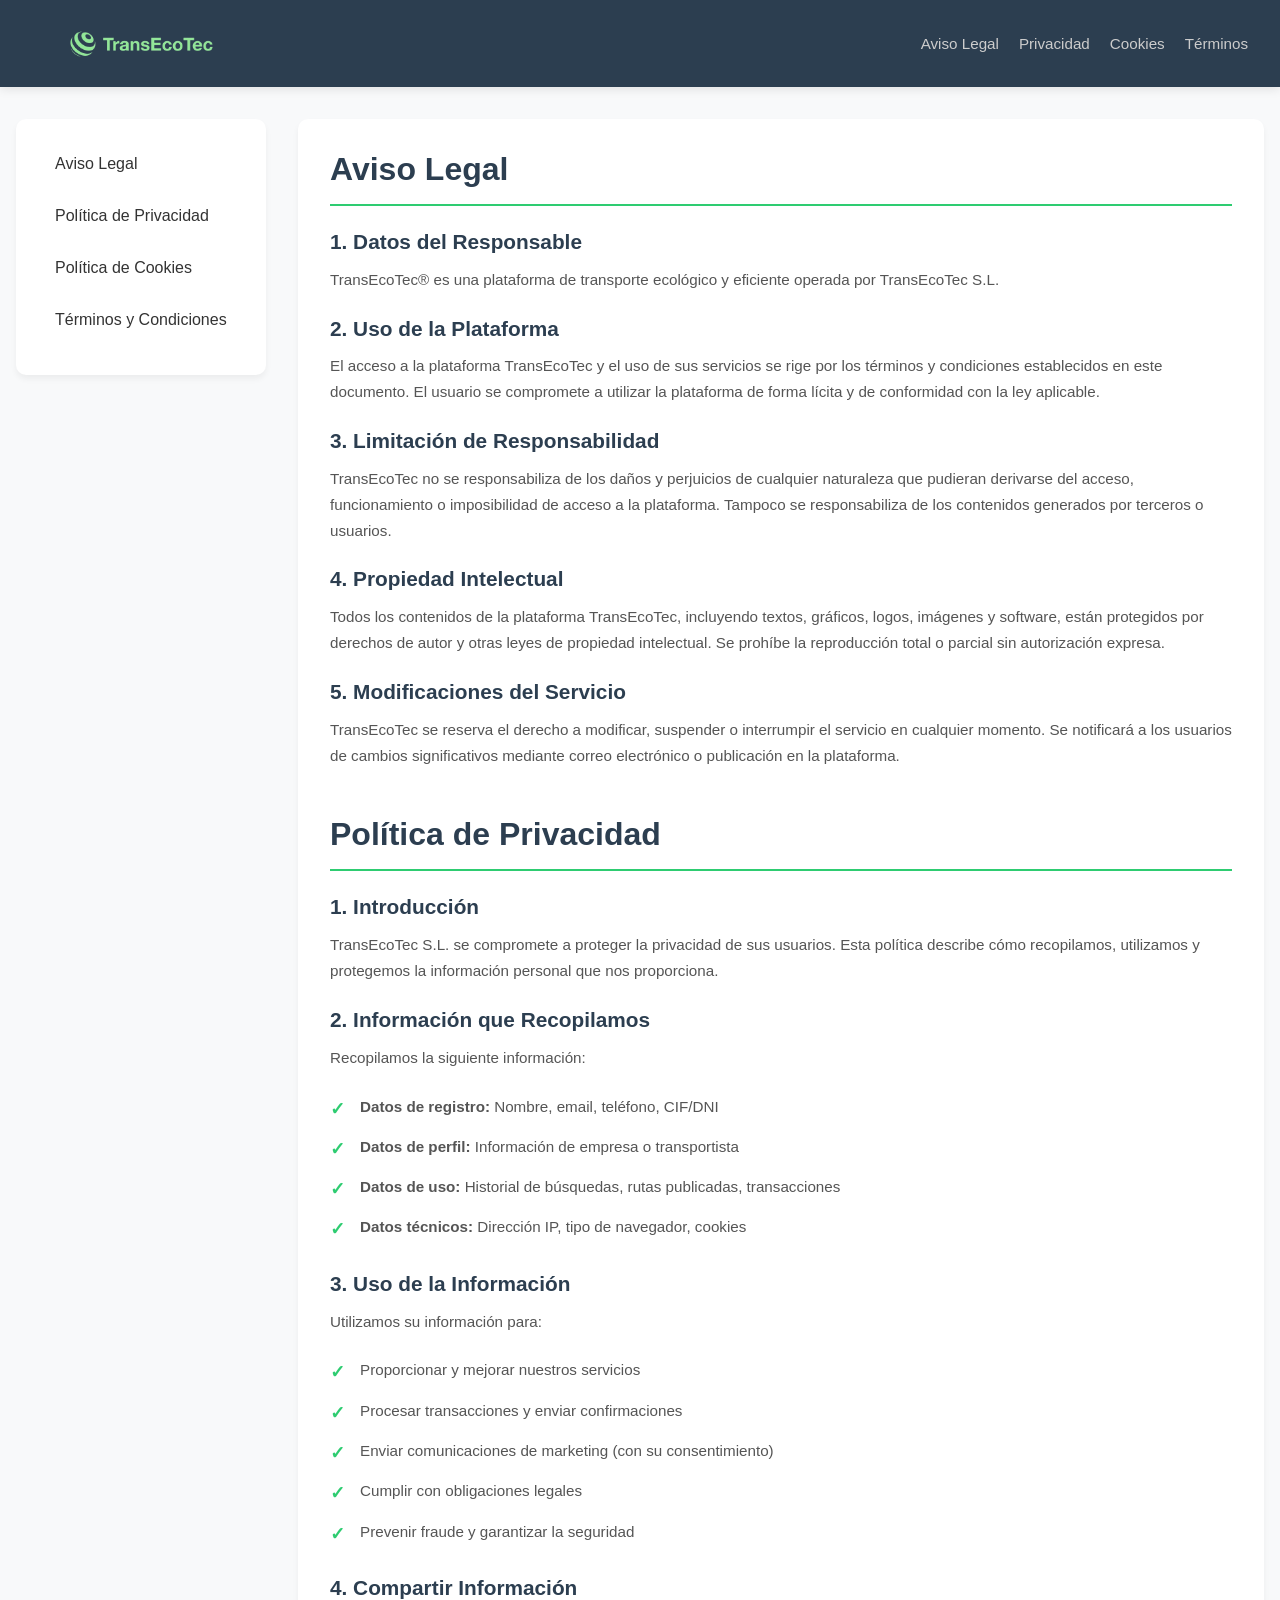
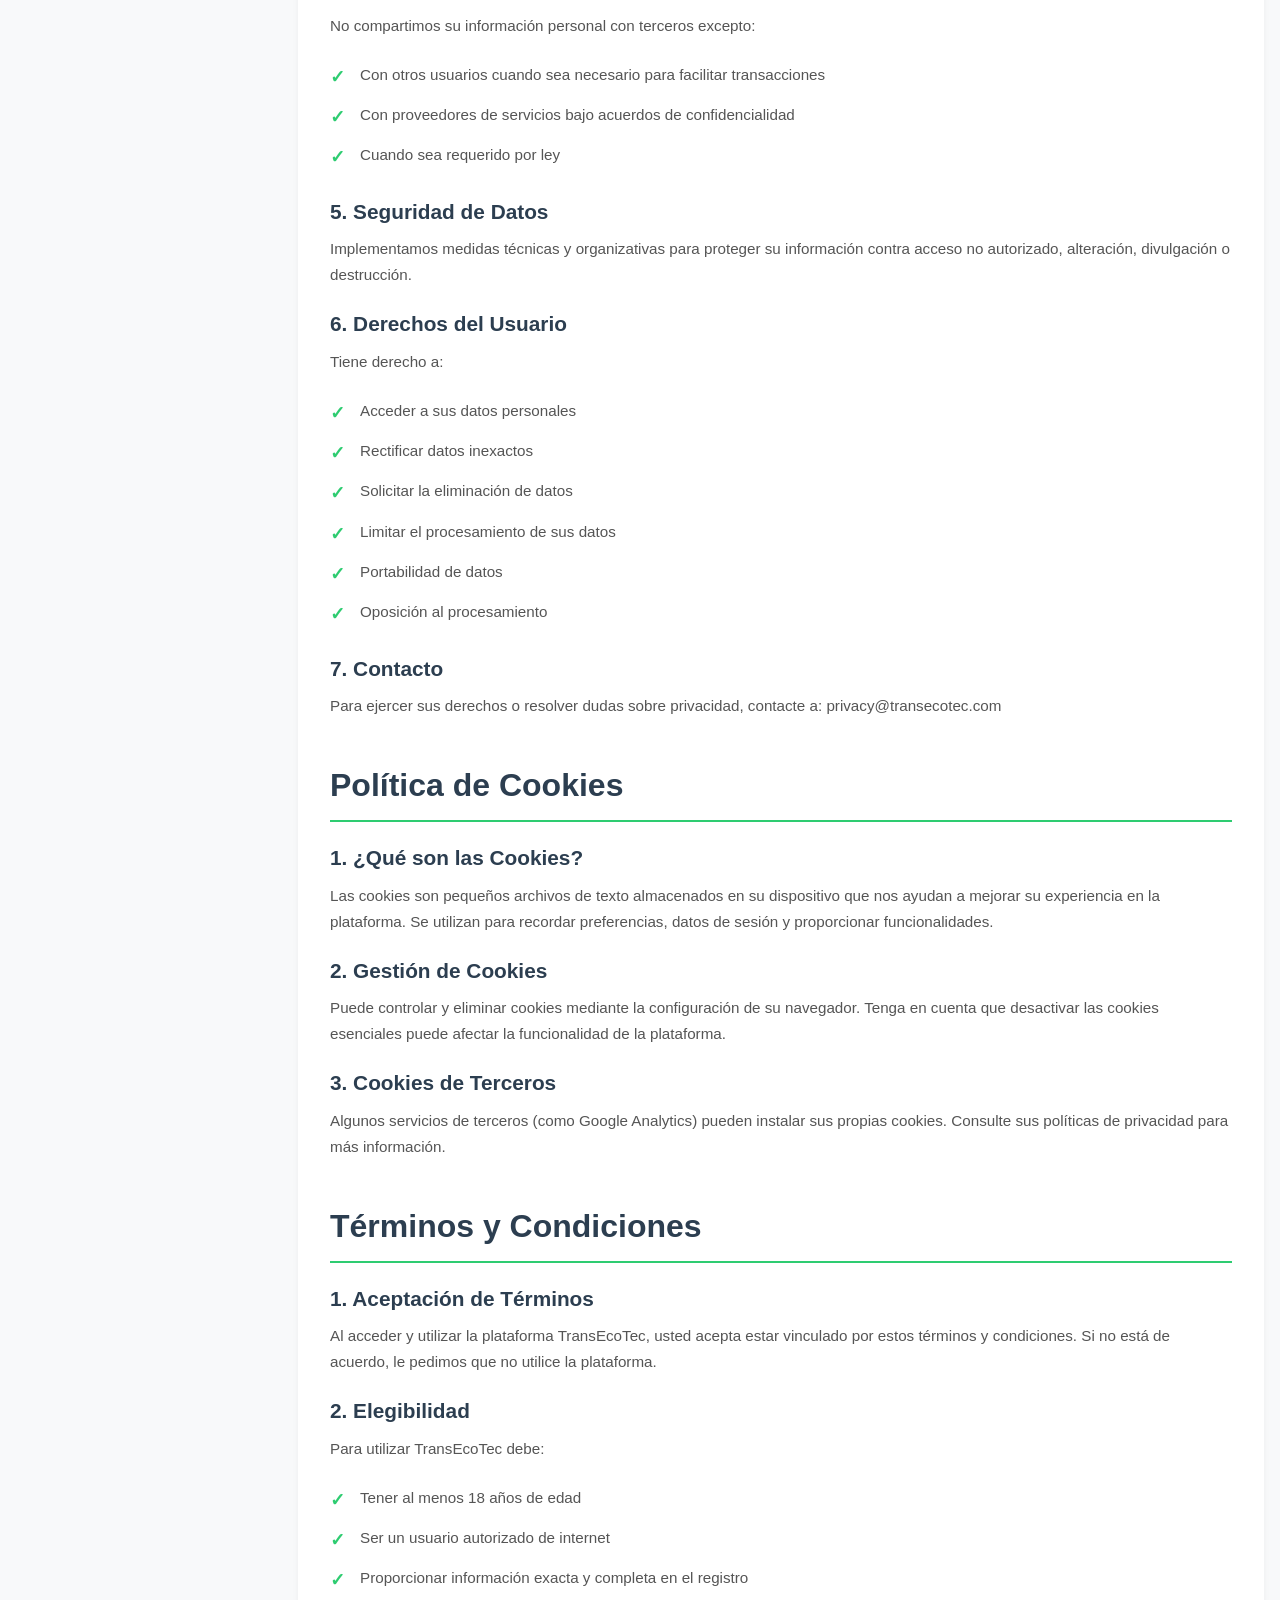
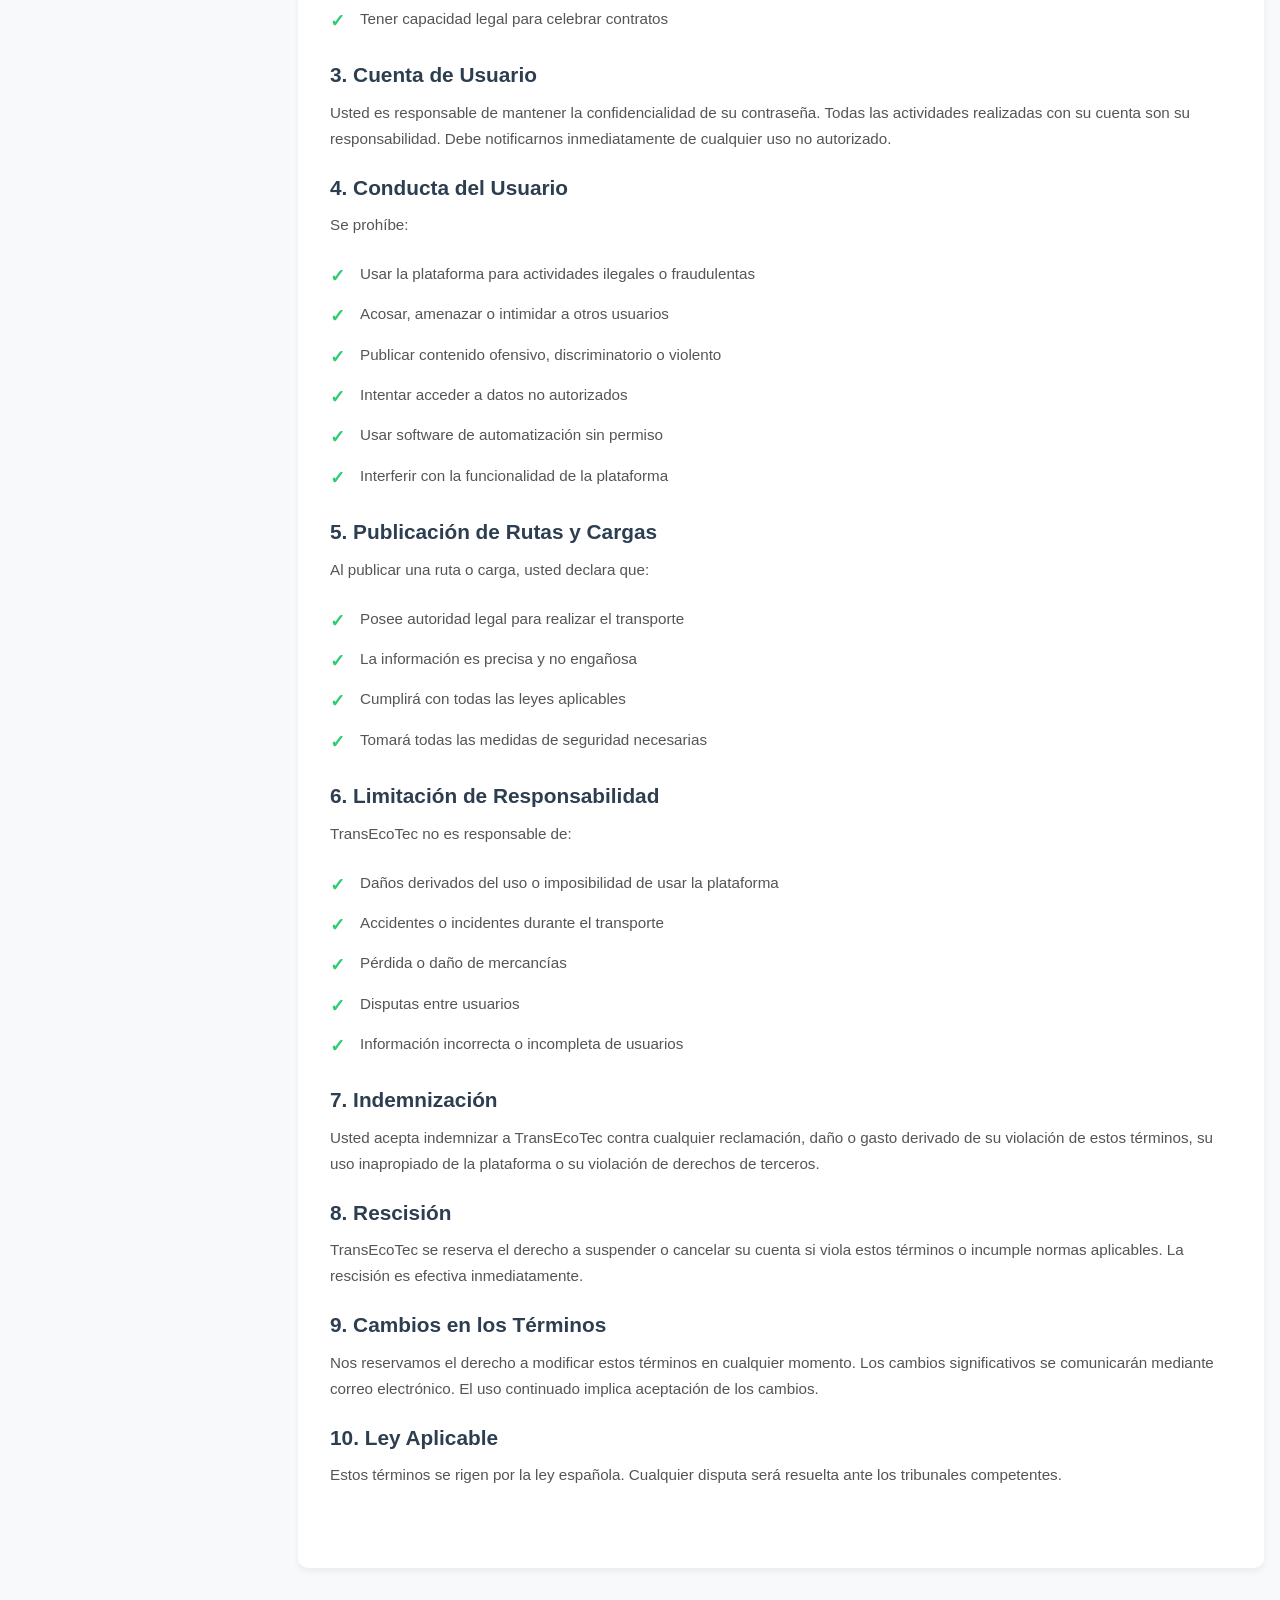
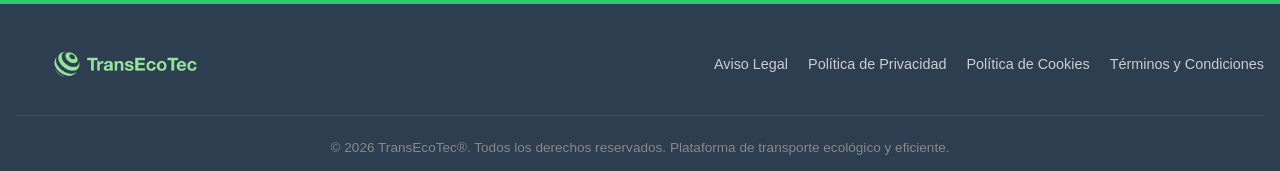
<file: legal.html>
<!DOCTYPE html>
<html lang="es">
<head>
    <meta charset="UTF-8">
    <meta name="viewport" content="width=device-width, initial-scale=1.0">
    <title>TransEcoTec - Información Legal</title>

    <link rel="icon" type="image/png" href="images/favicon.png">

    <link rel="stylesheet" href="css/styles.css">
    <link rel="stylesheet" href="https://cdnjs.cloudflare.com/ajax/libs/font-awesome/6.0.0/css/all.min.css">
</head>
<body>
    <nav class="navbar-legal">
        <a href="dashboard.html" class="navbar-brand">
            <img src="images/transecotecRlogo.png" alt="TransEcoTec Logo" class="logo-img">
        </a>
        <div class="navbar-legal-links">
            <a href="#aviso-legal">Aviso Legal</a>
            <a href="#privacidad">Privacidad</a>
            <a href="#cookies">Cookies</a>
            <a href="#terminos">Términos</a>
        </div>
    </nav>

    <div class="legal-container">
        <aside class="legal-sidebar">
            <ul class="legal-menu">
                <li><a href="#aviso-legal"> Aviso Legal</a></li>
                <li><a href="#privacidad"> Política de Privacidad</a></li>
                <li><a href="#cookies"> Política de Cookies</a></li>
                <li><a href="#terminos"> Términos y Condiciones</a></li>
            </ul>
        </aside>

        <main class="legal-content">
            <!-- AVISO LEGAL -->
            <section id="aviso-legal" class="legal-section">
                <h1>Aviso Legal</h1>

                <h2>1. Datos del Responsable</h2>
                <p>
                    TransEcoTec&reg; es una plataforma de transporte ecológico y eficiente operada por TransEcoTec S.L.
                </p>

                <h2>2. Uso de la Plataforma</h2>
                <p>
                    El acceso a la plataforma TransEcoTec y el uso de sus servicios se rige por los términos y condiciones establecidos en este documento.
                    El usuario se compromete a utilizar la plataforma de forma lícita y de conformidad con la ley aplicable.
                </p>

                <h2>3. Limitación de Responsabilidad</h2>
                <p>
                    TransEcoTec no se responsabiliza de los daños y perjuicios de cualquier naturaleza que pudieran derivarse del acceso,
                    funcionamiento o imposibilidad de acceso a la plataforma. Tampoco se responsabiliza de los contenidos generados por terceros o usuarios.
                </p>

                <h2>4. Propiedad Intelectual</h2>
                <p>
                    Todos los contenidos de la plataforma TransEcoTec, incluyendo textos, gráficos, logos, imágenes y software,
                    están protegidos por derechos de autor y otras leyes de propiedad intelectual.
                    Se prohíbe la reproducción total o parcial sin autorización expresa.
                </p>

                <h2>5. Modificaciones del Servicio</h2>
                <p>
                    TransEcoTec se reserva el derecho a modificar, suspender o interrumpir el servicio en cualquier momento.
                    Se notificará a los usuarios de cambios significativos mediante correo electrónico o publicación en la plataforma.
                </p>
            </section>

            <!-- POLÍTICA DE PRIVACIDAD -->
            <section id="privacidad" class="legal-section">
                <h1>Política de Privacidad</h1>

                <h2>1. Introducción</h2>
                <p>
                    TransEcoTec S.L. se compromete a proteger la privacidad de sus usuarios. Esta política describe cómo recopilamos,
                    utilizamos y protegemos la información personal que nos proporciona.
                </p>

                <h2>2. Información que Recopilamos</h2>
                <p>Recopilamos la siguiente información:</p>
                <ul class="legal-list">
                    <li><strong>Datos de registro:</strong> Nombre, email, teléfono, CIF/DNI</li>
                    <li><strong>Datos de perfil:</strong> Información de empresa o transportista</li>
                    <li><strong>Datos de uso:</strong> Historial de búsquedas, rutas publicadas, transacciones</li>
                    <li><strong>Datos técnicos:</strong> Dirección IP, tipo de navegador, cookies</li>
                </ul>

                <h2>3. Uso de la Información</h2>
                <p>
                    Utilizamos su información para:
                </p>
                <ul class="legal-list">
                    <li>Proporcionar y mejorar nuestros servicios</li>
                    <li>Procesar transacciones y enviar confirmaciones</li>
                    <li>Enviar comunicaciones de marketing (con su consentimiento)</li>
                    <li>Cumplir con obligaciones legales</li>
                    <li>Prevenir fraude y garantizar la seguridad</li>
                </ul>

                <h2>4. Compartir Información</h2>
                <p>
                    No compartimos su información personal con terceros excepto:
                </p>
                <ul class="legal-list">
                    <li>Con otros usuarios cuando sea necesario para facilitar transacciones</li>
                    <li>Con proveedores de servicios bajo acuerdos de confidencialidad</li>
                    <li>Cuando sea requerido por ley</li>
                </ul>

                <h2>5. Seguridad de Datos</h2>
                <p>
                    Implementamos medidas técnicas y organizativas para proteger su información contra acceso no autorizado,
                    alteración, divulgación o destrucción.
                </p>

                <h2>6. Derechos del Usuario</h2>
                <p>
                    Tiene derecho a:
                </p>
                <ul class="legal-list">
                    <li>Acceder a sus datos personales</li>
                    <li>Rectificar datos inexactos</li>
                    <li>Solicitar la eliminación de datos</li>
                    <li>Limitar el procesamiento de sus datos</li>
                    <li>Portabilidad de datos</li>
                    <li>Oposición al procesamiento</li>
                </ul>

                <h2>7. Contacto</h2>
                <p>
                    Para ejercer sus derechos o resolver dudas sobre privacidad, contacte a: privacy@transecotec.com
                </p>
            </section>

            <!-- POLÍTICA DE COOKIES -->
            <section id="cookies" class="legal-section">
                <h1>Política de Cookies</h1>

                <h2>1. ¿Qué son las Cookies?</h2>
                <p>
                    Las cookies son pequeños archivos de texto almacenados en su dispositivo que nos ayudan a mejorar su experiencia
                    en la plataforma. Se utilizan para recordar preferencias, datos de sesión y proporcionar funcionalidades.
                </p>

                <h2>2. Gestión de Cookies</h2>
                <p>
                    Puede controlar y eliminar cookies mediante la configuración de su navegador.
                    Tenga en cuenta que desactivar las cookies esenciales puede afectar la funcionalidad de la plataforma.
                </p>

                <h2>3. Cookies de Terceros</h2>
                <p>
                    Algunos servicios de terceros (como Google Analytics) pueden instalar sus propias cookies.
                    Consulte sus políticas de privacidad para más información.
                </p>
            </section>

            <!-- TÉRMINOS Y CONDICIONES -->
            <section id="terminos" class="legal-section">
                <h1>Términos y Condiciones</h1>

                <h2>1. Aceptación de Términos</h2>
                <p>
                    Al acceder y utilizar la plataforma TransEcoTec, usted acepta estar vinculado por estos términos y condiciones.
                    Si no está de acuerdo, le pedimos que no utilice la plataforma.
                </p>

                <h2>2. Elegibilidad</h2>
                <p>
                    Para utilizar TransEcoTec debe:
                </p>
                <ul class="legal-list">
                    <li>Tener al menos 18 años de edad</li>
                    <li>Ser un usuario autorizado de internet</li>
                    <li>Proporcionar información exacta y completa en el registro</li>
                    <li>Tener capacidad legal para celebrar contratos</li>
                </ul>

                <h2>3. Cuenta de Usuario</h2>
                <p>
                    Usted es responsable de mantener la confidencialidad de su contraseña.
                    Todas las actividades realizadas con su cuenta son su responsabilidad.
                    Debe notificarnos inmediatamente de cualquier uso no autorizado.
                </p>

                <h2>4. Conducta del Usuario</h2>
                <p>
                    Se prohíbe:
                </p>
                <ul class="legal-list">
                    <li>Usar la plataforma para actividades ilegales o fraudulentas</li>
                    <li>Acosar, amenazar o intimidar a otros usuarios</li>
                    <li>Publicar contenido ofensivo, discriminatorio o violento</li>
                    <li>Intentar acceder a datos no autorizados</li>
                    <li>Usar software de automatización sin permiso</li>
                    <li>Interferir con la funcionalidad de la plataforma</li>
                </ul>

                <h2>5. Publicación de Rutas y Cargas</h2>
                <p>
                    Al publicar una ruta o carga, usted declara que:
                </p>
                <ul class="legal-list">
                    <li>Posee autoridad legal para realizar el transporte</li>
                    <li>La información es precisa y no engañosa</li>
                    <li>Cumplirá con todas las leyes aplicables</li>
                    <li>Tomará todas las medidas de seguridad necesarias</li>
                </ul>

                <h2>6. Limitación de Responsabilidad</h2>
                <p>
                    TransEcoTec no es responsable de:
                </p>
                <ul class="legal-list">
                    <li>Daños derivados del uso o imposibilidad de usar la plataforma</li>
                    <li>Accidentes o incidentes durante el transporte</li>
                    <li>Pérdida o daño de mercancías</li>
                    <li>Disputas entre usuarios</li>
                    <li>Información incorrecta o incompleta de usuarios</li>
                </ul>

                <h2>7. Indemnización</h2>
                <p>
                    Usted acepta indemnizar a TransEcoTec contra cualquier reclamación, daño o gasto derivado de su violación
                    de estos términos, su uso inapropiado de la plataforma o su violación de derechos de terceros.
                </p>

                <h2>8. Rescisión</h2>
                <p>
                    TransEcoTec se reserva el derecho a suspender o cancelar su cuenta si viola estos términos o incumple normas aplicables.
                    La rescisión es efectiva inmediatamente.
                </p>

                <h2>9. Cambios en los Términos</h2>
                <p>
                    Nos reservamos el derecho a modificar estos términos en cualquier momento.
                    Los cambios significativos se comunicarán mediante correo electrónico.
                    El uso continuado implica aceptación de los cambios.
                </p>

                <h2>10. Ley Aplicable</h2>
                <p>
                    Estos términos se rigen por la ley española.
                    Cualquier disputa será resuelta ante los tribunales competentes.
                </p>
            </section>
        </main>
    </div>

    <footer class="site-footer">
        <div class="footer-content">
            <div class="footer-logo">
                <img src="images/transecotecRlogo.png" alt="TransEcoTec Logo" class="logo-img">
            </div>
            <div class="footer-links">
                <a href="legal.html#aviso-legal">Aviso Legal</a>
                <a href="legal.html#privacidad">Política de Privacidad</a>
                <a href="legal.html#cookies">Política de Cookies</a>
                <a href="legal.html#terminos">Términos y Condiciones</a>
            </div>
        </div>
        <div class="footer-bottom">
            <p>&copy; 2026 TransEcoTec&reg;. Todos los derechos reservados. Plataforma de transporte ecológico y eficiente.</p>
        </div>
    </footer>
</body>
</html>
</file>
<file: css/styles.css>
/* Variables de color para mantener la coherencia */
:root {
    --primary-green: #2ecc71;
    --dark-blue: #2c3e50;
    --light-bg: #f8f9fa;
    --text-color: #333;
    --border-color: #e1e5eb;
}

* {
    margin: 0;
    padding: 0;
    box-sizing: border-box;
    font-family: 'Segoe UI', Tahoma, Geneva, Verdana, sans-serif;
}

/* --- SOLUCIÓN DEL FOOTER Y EL HUECO BLANCO (DVH) --- */
html {
    height: 100%;
    overflow-x: hidden;
}

body, .dashboard-body {
    background-color: var(--light-bg);
    color: var(--text-color);
    margin: 0;
    padding: 0;
    display: flex;
    flex-direction: column;
    min-height: 100vh; /* CAmbiado a 100vh para que el footer baje */
    width: 100%;
    overflow-x: hidden;
    box-sizing: border-box;
}

/* Contenedor principal dividido (Solo para index.html) */
.split-container {
    display: flex;
    flex-grow: 1; /* Permite crecer ocupando el hueco libre */
}

/* Mitad Izquierda (Branding) */
.brand-section {
    flex: 1;
    background: linear-gradient(135deg, rgba(46, 204, 113, 0.75) 0%, rgba(20, 90, 50, 0.75) 100%), url('../images/camionIndex.jpg') center/cover no-repeat;
    display: flex;
    align-items: center;
    justify-content: center;
    color: white;
    padding: 2rem;
    text-align: center;
}

.brand-content h1 {
    font-size: 3.5rem;
    margin-bottom: 1rem;
    font-weight: 700;
    letter-spacing: 1px;
}

.brand-content p {
    font-size: 1.2rem;
    max-width: 400px;
    margin: 0 auto;
    line-height: 1.6;
}

/* Mitad Derecha (Formularios) */
.form-section {
    flex: 1;
    display: flex;
    align-items: center;
    justify-content: center;
    background-color: white;
    padding: 2rem;
}

.form-container {
    width: 100%;
    max-width: 400px;
}

/* Pestañas (Tabs) */
.form-tabs {
    display: flex;
    margin-bottom: 2rem;
    border-bottom: 2px solid var(--light-bg);
}

.tab-btn {
    flex: 1;
    background: none;
    border: none;
    padding: 10px 0;
    font-size: 1.1rem;
    font-weight: 600;
    color: #888;
    cursor: pointer;
    transition: all 0.3s ease;
}

.tab-btn.active {
    color: var(--dark-blue);
    border-bottom: 3px solid var(--primary-green);
}

/* Formularios */
.auth-form {
    display: none; 
    animation: fadeIn 0.4s ease-in-out;
}

.auth-form.active-form {
    display: block;
}

h2 {
    color: var(--dark-blue);
    margin-bottom: 5px;
}

.subtitle {
    color: #667;
    margin-bottom: 20px;
    font-size: 0.9rem;
}

.input-group {
    position: relative;
    margin-bottom: 1.2rem;
}

.input-group i {
    position: absolute;
    left: 15px;
    top: 50%;
    transform: translateY(-50%);
    color: #999;
}

.input-group input, .input-group select {
    width: 100%;
    padding: 12px 15px 12px 45px;
    border: 1px solid var(--border-color);
    border-radius: 8px;
    font-size: 1rem;
    transition: border-color 0.3s;
    background-color: var(--light-bg);
}

.input-group input:focus, .input-group select:focus {
    outline: none;
    border-color: var(--primary-green);
    background-color: white;
}

.main-btn {
    width: 100%;
    padding: 12px;
    background-color: var(--primary-green);
    color: white;
    border: none;
    border-radius: 8px;
    font-size: 1.1rem;
    font-weight: 600;
    cursor: pointer;
    margin-top: 10px;
    transition: background-color 0.3s;
}

.main-btn:hover {
    background-color: #27ae60;
}

.mensaje {
    margin-top: 15px;
    text-align: center;
    font-size: 0.9rem;
    font-weight: 500;
}

/* Animación suave para el cambio de formularios */
@keyframes fadeIn {
    from { opacity: 0; transform: translateY(10px); }
    to { opacity: 1; transform: translateY(0); }
}

/* Responsive para el Login/Registro en pantallas medianas */
@media (max-width: 900px) {
    .split-container {
        flex-direction: column;
    }
    .brand-section {
        flex: 0.4;
        padding: 2rem 1rem;
    }
    .form-section {
        flex: 0.6;
        align-items: flex-start;
        padding-top: 2rem;
    }
}

/* ========================================= */
/* --- MENU HAMBURGUESA Y DASHBOARD --- */
/* ========================================= */

.brand-container { display: flex; align-items: center; }

.menu-toggle {
    display: block; 
    background: none;
    border: none;
    color: white;
    font-size: 1.5rem;
    cursor: pointer;
    margin-right: 15px;
    transition: 0.3s;
}

.menu-toggle:hover { color: var(--primary-green); }

/* --- ESTRUCTURA PRINCIPAL (FLEXBOX) --- */
.dashboard-container {
    flex-grow: 1; /* Estira el contenedor forzando al footer a bajar */
    width: 100%;
    max-width: 1400px; 
    margin: 0 auto; /* Eliminados márgenes verticales que causan scroll extra */
    padding: 2rem 1rem; /* Margen interior en su lugar */
    display: flex; 
    gap: 2rem;
    align-items: flex-start;
    overflow-x: hidden;
}

/* --- MENÚ LATERAL --- */
.sidebar {
    width: 250px;
    flex-shrink: 0; 
    background: white;
    padding: 1.5rem;
    border-radius: 10px;
    box-shadow: 0 4px 6px rgba(0,0,0,0.05);
    transition: margin-left 0.3s ease; 
}

.sidebar.oculto-pc {
    margin-left: -300px; 
}

/* --- CONTENIDO PRINCIPAL --- */
.main-content {
    flex: 1;
    min-width: 0;
    background: white;
    padding: 2rem;
    border-radius: 10px;
    box-shadow: 0 4px 6px rgba(0,0,0,0.05);
    transition: all 0.3s ease;
}

/* COMPORTAMIENTO EN MÓVILES Y TABLETS PARA EL DASHBOARD */
@media (max-width: 768px) {
    .dashboard-container { 
        margin-bottom: 0; /* Aseguramos que nada empuje hacia abajo */
        gap: 0; 
    }
    
    .sidebar {
        position: fixed;
        left: -300px; 
        top: 70px;
        height: calc(100vh - 70px);
        z-index: 1000;
        margin-left: 0; 
        border-radius: 0 10px 10px 0;
        box-shadow: 5px 0 15px rgba(0,0,0,0.3);
        transition: left 0.3s ease;
    }

    .sidebar.activo-movil {
        left: 0;
    }
}

/* ========================================= */
/* --- ESTILOS DEL FOOTER LEGAL --- */
/* ========================================= */

.site-footer {
    background-color: var(--dark-blue);
    color: white;
    padding: 2rem 1rem 1rem 1rem;
    margin-top: auto; /* Empuja el footer siempre hacia el final disponible */
    border-top: 4px solid var(--primary-green);
    width: 100%;
    box-sizing: border-box;
    flex-shrink: 0;
    overflow-x: hidden;
}

.footer-content {
    max-width: 1400px;
    margin: 0 auto;
    display: flex;
    flex-wrap: wrap;
    justify-content: space-between;
    align-items: center;
    border-bottom: 1px solid rgba(255, 255, 255, 0.1);
    padding-bottom: 1.5rem;
    gap: 20px;
}

.footer-logo {
    font-size: 1.5rem;
    font-weight: bold;
    color: var(--primary-green);
}

.footer-links {
    display: flex;
    gap: 20px;
    flex-wrap: wrap;
}

.footer-links a {
    color: #ccc;
    text-decoration: none;
    font-size: 0.9rem;
    transition: color 0.3s ease;
}

.footer-links a:hover {
    color: var(--primary-green);
}

.footer-bottom {
    text-align: center;
    padding-top: 1.5rem;
    font-size: 0.85rem;
    color: #888;
}

/* Responsividad del Footer para móviles */
@media (max-width: 768px) {
    .footer-content {
        flex-direction: column;
        text-align: center;
    }
    .footer-links {
        justify-content: center;
    }
}

/* ========================================= */
/* --- ESTILOS DEL NAVBAR Y DASHBOARD --- */
/* ========================================= */

.navbar {
    background-color: var(--dark-blue);
    color: white;
    padding: 1rem 2rem;
    display: flex;
    justify-content: space-between;
    align-items: center;
    box-shadow: 0 2px 10px rgba(0,0,0,0.1);
}

.navbar-brand {
    font-size: 1.5rem;
    font-weight: bold;
    color: var(--primary-green);
    text-decoration: none;
}

.user-menu {
    display: flex;
    align-items: center;
    gap: 15px;
}

.role-badge {
    background-color: var(--primary-green);
    padding: 5px 10px;
    border-radius: 15px;
    font-size: 0.8rem;
    font-weight: bold;
    color: white;
    white-space: nowrap;
    display: inline-block;
}

.logout-btn {
    background: none;
    border: 1px solid white;
    color: white;
    padding: 5px 15px;
    border-radius: 5px;
    cursor: pointer;
    transition: 0.3s;
}

.logout-btn:hover {
    background-color: #e74c3c;
    border-color: #e74c3c;
}

/* Responsividad del Navbar para móviles */
@media (max-width: 768px) {
    .navbar {
        padding: 0.75rem 1rem;
        flex-wrap: wrap;
        gap: 0.5rem;
        box-sizing: border-box;
        width: 100%;
        overflow-x: hidden;
    }

    .navbar-brand {
        font-size: 1.2rem;
    }

    .user-menu {
        gap: 8px;
        flex-wrap: wrap;
        width: 100%;
        justify-content: space-between;
        align-items: center;
    }

    .role-badge {
        padding: 4px 8px;
        font-size: 0.7rem;
    }

    #userNameDisplay {
        font-size: 0.85rem;
        max-width: 120px;
        overflow: hidden;
        text-overflow: ellipsis;
        white-space: nowrap;
    }

    .logout-btn {
        padding: 4px 10px;
        font-size: 0.8rem;
        white-space: nowrap;
    }

    .logout-btn i {
        display: none;
    }
}

/* Actualizar dashboard-container para grid */
.dashboard-container {
    flex-grow: 1;
    width: 100%;
    box-sizing: border-box;
    max-width: 1200px;
    margin: 2rem auto 0;
    padding: 0 1rem;
    display: grid;
    grid-template-columns: 250px 1fr;
    gap: 2rem;
    overflow-x: hidden;
}

@media (max-width: 768px) {
    .dashboard-container {
        grid-template-columns: 1fr;
        margin: 1rem auto 0;
        padding: 0 0.75rem;
        width: 100%;
        box-sizing: border-box;
        overflow-x: hidden;
    }
}

/* Actualizar sidebar */
.sidebar {
    background: white;
    padding: 1.5rem;
    border-radius: 10px;
    box-shadow: 0 4px 6px rgba(0,0,0,0.05);
    height: fit-content;
}

.sidebar-menu {
    list-style: none;
    padding: 0;
    margin: 0;
}

.sidebar-menu li {
    margin-bottom: 10px;
}

.sidebar-menu a {
    display: block;
    padding: 10px;
    color: var(--text-color);
    text-decoration: none;
    border-radius: 5px;
    transition: 0.2s;
}

.sidebar-menu a:hover,
.sidebar-menu a.active {
    background-color: var(--light-bg);
    color: var(--primary-green);
    font-weight: bold;
}

.sidebar-menu i {
    margin-right: 10px;
    width: 20px;
    text-align: center;
}

/* ========================================= */
/* --- ESTILOS DEL MAIN-CONTENT --- */
/* ========================================= */

.page-header {
    display: flex;
    justify-content: space-between;
    align-items: center;
    flex-wrap: wrap;
    gap: 15px; /* Crea espacio entre título y botón al colapsar en móvil */
    border-bottom: 2px solid var(--light-bg);
    padding-bottom: 1rem;
    margin-bottom: 2rem;
}

.welcome-header {
    margin-bottom: 2rem;
    border-bottom: 2px solid var(--light-bg);
    padding-bottom: 1rem;
}

.stats-grid {
    display: grid;
    grid-template-columns: repeat(auto-fit, minmax(200px, 1fr));
    gap: 1.5rem;
    margin-bottom: 2rem;
}

.stat-card {
    background: var(--light-bg);
    padding: 1.5rem;
    border-radius: 8px;
    border-left: 4px solid var(--primary-green);
}

.stat-card h3 {
    font-size: 2rem;
    color: var(--dark-blue);
    margin-bottom: 5px;
}

.stat-card p {
    color: #667;
    font-size: 0.9rem;
}

.action-area {
    text-align: center;
    padding: 2rem;
    background: rgba(46, 204, 113, 0.1);
    border-radius: 8px;
    border: 1px dashed var(--primary-green);
}

/* ========================================= */
/* --- ESTILOS DE ACUERDOS --- */
/* ========================================= */

.seccion-titulo {
    color: var(--dark-blue);
    border-bottom: 2px solid var(--primary-green);
    padding-bottom: 5px;
    margin-bottom: 15px;
    margin-top: 30px;
    display: inline-block;
}

.acuerdos-grid {
    display: grid;
    grid-template-columns: repeat(auto-fill, minmax(350px, 1fr));
    gap: 1.5rem;
}

.acuerdo-card {
    border: 1px solid var(--border-color);
    border-radius: 8px;
    padding: 1.5rem;
    position: relative;
    background: white;
    box-shadow: 0 2px 5px rgba(0,0,0,0.02);
}

.estado-Pendiente {
    background: #fef9e7;
    color: #f39c12;
    border: 1px solid #f39c12;
}

.estado-Aceptada {
    background: #e8f8f5;
    color: var(--primary-green);
    border: 1px solid var(--primary-green);
}

.estado-Rechazada {
    background: #fdedec;
    color: #e74c3c;
    border: 1px solid #e74c3c;
}

.acuerdo-ruta {
    font-size: 1.1rem;
    font-weight: bold;
    color: var(--dark-blue);
    margin-bottom: 10px;
}

.acuerdo-contacto {
    background: var(--light-bg);
    padding: 10px;
    border-radius: 5px;
    margin: 15px 0;
    font-size: 0.9rem;
    border-left: 3px solid var(--primary-green);
}

.acuerdo-contacto i {
    color: var(--primary-green);
    width: 20px;
}

.acuerdo-acciones {
    display: flex;
    gap: 10px;
    margin-top: 15px;
}

.btn-aceptar {
    flex: 1;
    background-color: var(--primary-green);
    color: white;
    border: none;
    padding: 8px;
    border-radius: 5px;
    cursor: pointer;
    font-weight: bold;
    transition: 0.3s;
}

.btn-aceptar:hover {
    background-color: #27ae60;
}

.btn-rechazar {
    flex: 1;
    background-color: white;
    color: #e74c3c;
    border: 1px solid #e74c3c;
    padding: 8px;
    border-radius: 5px;
    cursor: pointer;
    font-weight: bold;
    transition: 0.3s;
}

.btn-rechazar:hover {
    background-color: #fdedec;
}

/* ========================================= */
/* --- ESTILOS DE ESTADOS Y ROLES (ADMIN) ---*/
/* ========================================= */
.badge-empresa { background-color: #3498db !important; }
.badge-transportista { background-color: #2ecc71 !important; }

.badge-estado {
    padding: 4px 8px;
    border-radius: 12px;
    font-size: 0.8rem;
    font-weight: bold;
    color: white;
}
.badge-pendiente { background-color: #f39c12; }
.badge-verificado { background-color: var(--primary-green); }
.badge-rechazado { background-color: #e74c3c; }

/* ========================================= */
/* --- ESTILOS DE TABLAS (ADMIN) --- */
/* ========================================= */

.tabla-admin {
    width: 100%;
    border-collapse: collapse;
    margin-top: 20px;
    background: white;
    border-radius: 8px;
    overflow: hidden;
    box-shadow: 0 0 10px rgba(0,0,0,0.05);
    table-layout: fixed;
    flex: none;
    padding: 6px 8px;
}

/* Cabeceras de la tabla */
.tabla-admin th {
    background-color: var(--dark-blue);
    color: white;
    padding: 10px 5px; /* Menos padding */
    text-align: left;
    font-size: 0.85rem;
    /* Quitamos el nowrap para que títulos como "Nombre / Empresa" puedan ir en dos líneas si hace falta */
    white-space: normal; 
}

/* Celdas de la tabla */
.tabla-admin td {
    padding: 10px 5px;
    border-bottom: 1px solid var(--border-color);
    font-size: 0.8rem; /* Letra un pelín más pequeña para que quepa todo */
    word-wrap: break-word; /* Permite partir palabras muy largas */
}

/* Reparto estratégico de los anchos de las columnas (Suman 100%) */
.tabla-admin th:nth-child(1) { width: 5%; }  /* ID */
.tabla-admin th:nth-child(2) { width: 18%; } /* Nombre */
.tabla-admin th:nth-child(3) { width: 22%; } /* Email (necesita más espacio) */
.tabla-admin th:nth-child(4) { width: 13%; } /* Rol */
.tabla-admin th:nth-child(5) { width: 12%; } /* Estado */
.tabla-admin th:nth-child(6) { width: 12%; } /* CIF/DNI */
.tabla-admin th:nth-child(7) { width: 18%; } /* Acciones (Botones) */

/* Evitar que emails larguísimos rompan su columna */
.tabla-admin td:nth-child(3) {
    word-break: break-all; 
}

/* Ajustes extra para los botones de acción para que quepan bien */
.btn-icon {
    padding: 6px 8px; /* Hacemos los botones más compactos */
    font-size: 0.8rem;
    border: none;
    border-radius: 5px;
    color: white;
    cursor: pointer;
    transition: 0.3s;
}

.btn-ver { background-color: var(--dark-blue); }
.btn-ver:hover { background-color: #1a252f; }

.acciones-flex {
    display: flex;
    gap: 3px; /* Menos separación entre los botones */
    flex-wrap: wrap; /* Si no caben los 4 botones, bajan a la siguiente línea suavemente */
}

.btn-aprobar {
    background-color: var(--primary-green);
    color: white;
    border: none;
    padding: 6px 8px;
    border-radius: 5px;
    cursor: pointer;
    font-weight: bold;
    margin-right: 3px;
    transition: 0.3s;
}

.btn-aprobar:hover {
    background-color: #27ae60;
}

.btn-eliminar, .btn-rechazar {
    background-color: #e74c3c;
    color: white;
    border: none;
    padding: 6px 8px;
    border-radius: 5px;
    cursor: pointer;
    font-weight: bold;
    transition: 0.3s;
}

.btn-eliminar:hover, .btn-rechazar:hover {
    background-color: #c0392b;
}

/* ========================================= */
/* --- ESTILOS DEL BUSCADOR --- */
/* ========================================= */

.search-bar {
    background: var(--light-bg);
    padding: 1.5rem;
    border-radius: 8px;
    display: flex;
    gap: 15px;
    margin-bottom: 2rem;
    align-items: center;
    flex-wrap: wrap;
    border: 1px solid var(--border-color);
}

.search-input {
    flex: 1;
    min-width: 200px;
    display: flex;
    align-items: center;
    background: white;
    border: 1px solid var(--border-color);
    border-radius: 8px;
    padding: 0 15px;
}

.search-input i {
    color: #999;
    margin-right: 10px;
}

.search-input input {
    width: 100%;
    padding: 12px 0;
    border: none;
    outline: none;
    font-size: 1rem;
}

.btn-search {
    background-color: var(--primary-green);
    color: white;
    border: none;
    padding: 12px 25px;
    border-radius: 8px;
    cursor: pointer;
    font-weight: bold;
    font-size: 1rem;
    transition: 0.3s;
}

.btn-search:hover {
    background-color: #27ae60;
}

.resultados-grid {
    display: grid;
    grid-template-columns: repeat(auto-fill, minmax(300px, 1fr));
    gap: 1.5rem;
}

.card-result {
    border: 1px solid var(--border-color);
    border-radius: 8px;
    padding: 1.5rem;
    position: relative;
    background: white;
    transition: 0.3s;
    box-shadow: 0 2px 5px rgba(0,0,0,0.02);
}

.card-result:hover {
    border-color: var(--primary-green);
    box-shadow: 0 5px 15px rgba(46, 204, 113, 0.1);
    transform: translateY(-3px);
}

.card-cities {
    font-size: 1.2rem;
    font-weight: bold;
    color: var(--dark-blue);
    margin-bottom: 5px;
    display: flex;
    align-items: center;
    gap: 10px;
}

.card-publisher {
    font-size: 0.85rem;
    color: #888;
    margin-bottom: 15px;
    border-bottom: 1px dashed var(--border-color);
    padding-bottom: 10px;
}

.card-details {
    color: #555;
    font-size: 0.95rem;
    margin-bottom: 15px;
    line-height: 1.6;
}

.card-details i {
    width: 20px;
    color: var(--primary-green);
}

.btn-ofertar {
    width: 100%;
    background-color: var(--dark-blue);
    color: white;
    border: none;
    padding: 10px;
    border-radius: 5px;
    cursor: pointer;
    font-weight: bold;
    transition: 0.3s;
}

.btn-ofertar:hover {
    background-color: #1a252f;
}

/* ========================================= */
/* --- ESTILOS DE CARGAS / RUTAS --- */
/* ========================================= */

.btn-new {
    background-color: var(--primary-green);
    color: white;
    border: none;
    padding: 10px 20px;
    border-radius: 8px;
    cursor: pointer;
    font-weight: bold;
    transition: 0.3s;
    margin-top: 10px; /* Margen extra para pantallas pequeñas */
}

.btn-new:hover {
    background-color: #27ae60;
}

.cargas-grid {
    display: grid;
    grid-template-columns: repeat(auto-fill, minmax(300px, 1fr));
    gap: 1.5rem;
}

.carga-card {
    border: 1px solid var(--border-color);
    border-radius: 8px;
    padding: 1.5rem;
    position: relative;
}

.carga-status {
    position: absolute;
    top: 15px;
    right: 15px;
    background: #e8f8f5;
    color: var(--primary-green);
    padding: 3px 8px;
    border-radius: 12px;
    font-size: 0.8rem;
    font-weight: bold;
}

.carga-cities {
    font-size: 1.2rem;
    font-weight: bold;
    color: var(--dark-blue);
    margin-bottom: 10px;
    display: flex;
    align-items: center;
    gap: 10px;
}

.carga-details {
    color: #667;
    font-size: 0.9rem;
    margin-bottom: 15px;
}

.carga-details i {
    width: 15px;
    color: var(--primary-green);
    margin-right: 5px;
}

.carga-desc {
    background: var(--light-bg);
    padding: 10px;
    border-radius: 5px;
    font-size: 0.85rem;
    font-style: italic;
    margin-bottom: 15px;
}

/* ========================================= */
/* --- ESTILOS DE RUTAS (ESPECÍFICO) --- */
/* ========================================= */

.rutas-grid {
    display: grid;
    grid-template-columns: repeat(auto-fill, minmax(300px, 1fr));
    gap: 1.5rem;
}

.ruta-card {
    border: 1px solid var(--border-color);
    border-radius: 8px;
    padding: 1.5rem;
    position: relative;
}

.ruta-status {
    position: absolute;
    top: 15px;
    right: 15px;
    background: #e8f8f5;
    color: var(--primary-green);
    padding: 3px 8px;
    border-radius: 12px;
    font-size: 0.8rem;
    font-weight: bold;
}

.ruta-cities {
    font-size: 1.2rem;
    font-weight: bold;
    color: var(--dark-blue);
    margin-bottom: 10px;
    display: flex;
    align-items: center;
    gap: 10px;
}

.ruta-details {
    color: #667;
    font-size: 0.9rem;
    margin-bottom: 15px;
}

.ruta-details i {
    width: 15px;
    color: var(--primary-green);
    margin-right: 5px;
}

/* ========================================= */
/* --- ESTILOS DE PERFIL --- */
/* ========================================= */

.perfil-grid {
    display: grid;
    grid-template-columns: 1fr 2fr;
    gap: 2rem;
}

@media (max-width: 768px) {
    .perfil-grid {
        grid-template-columns: 1fr;
    }
}

.perfil-card {
    background: var(--light-bg);
    padding: 2rem;
    border-radius: 8px;
    text-align: center;
    border: 1px solid var(--border-color);
    height: fit-content;
}

.perfil-avatar {
    width: 100px;
    height: 100px;
    background: var(--dark-blue);
    color: white;
    border-radius: 50%;
    display: flex;
    justify-content: center;
    align-items: center;
    font-size: 3rem;
    margin: 0 auto 1rem;
}

.estado-pendiente {
    background-color: #f39c12;
    color: white;
}

.estado-verificado {
    background-color: var(--primary-green);
    color: white;
}

.estado-rechazado {
    background-color: #e74c3c;
    color: white;
}

.perfil-form .input-group {
    position: relative;
    margin-bottom: 20px;
}

.perfil-form .input-group label {
    display: block;
    margin-bottom: 8px;
    font-weight: bold;
    color: var(--dark-blue);
}

.perfil-form .input-group input {
    width: 100%;
    padding: 12px 15px 12px 45px;
    border: 1px solid var(--border-color);
    border-radius: 8px;
    box-sizing: border-box;
}

.perfil-form .input-group i {
    position: absolute;
    left: 15px;
    bottom: 14px;
    color: #999;
    font-size: 1.1rem;
    width: 20px;
    text-align: center;
}

/* ========================================= */
/* --- ESTILOS DE MODAL --- */
/* ========================================= */

.modal-overlay {
    display: none;
    position: fixed;
    top: 0;
    left: 0;
    width: 100%;
    height: 100%;
    background: rgba(0,0,0,0.5);
    z-index: 1000;
    justify-content: center;
    align-items: center;
    padding: 1rem;
}

.modal {
    background: white;
    padding: 2.5rem;
    border-radius: 10px;
    width: 90%;
    max-width: 500px;
    box-shadow: 0 10px 40px rgba(0,0,0,0.3);
    max-height: 90vh;
    overflow-y: auto;
}

.modal h2 {
    margin-bottom: 2rem;
    color: var(--dark-blue);
    font-size: 1.5rem;
}

.close-btn {
    float: right;
    background: none;
    border: none;
    font-size: 1.5rem;
    cursor: pointer;
    color: #999;
    margin-top: -0.5rem;
}

.form-row {
    display: grid;
    grid-template-columns: 1fr 1fr;
    gap: 1.5rem;
    margin-bottom: 0.5rem;
}

.full-width {
    grid-column: 1 / -1;
}

textarea {
    width: 100%;
    padding: 12px 15px;
    border: 1px solid var(--border-color);
    border-radius: 8px;
    font-family: inherit;
    resize: vertical;
    min-height: 80px;
}

/* ========================================= */
/* --- ESTILOS DEL LOGO EN IMAGEN --- */
/* ========================================= */
.logo-img {
    max-height: 55px;
    width: auto;
    vertical-align: middle;
    transition: transform 0.3s ease;
}

.logo-img:hover {
    transform: scale(1.05); /* Pequeño efecto de zoom al pasar el ratón */
}

/* Logo en el footer un poco más grande */
.footer-logo .logo-img {
    max-height: 55px;
}

/* ========================================= */
/* --- CORRECCIONES MÓVILES PARA TABLAS --- */
/* ========================================= */

@media (max-width: 768px) {
    /* 1. Forzamos a la tabla a no salirse de la caja blanca y poder hacer scroll */
    .tabla-admin {
        display: block; 
        width: 100%;
        overflow-x: auto;
        -webkit-overflow-scrolling: touch; /* Hace que el scroll táctil sea súper suave en móviles */
        box-sizing: border-box;
    }
    
    /* 2. Evitamos que las columnas se aplasten obligando al texto a estar en una sola línea */
    .tabla-admin th, 
    .tabla-admin td {
        white-space: nowrap; 
    }

    /* 3. Reducimos un poco el padding interior de la caja blanca para aprovechar mejor la pantalla */
    .main-content {
        padding: 1.5rem 1rem; 
        width: 100%;
        box-sizing: border-box;
        overflow-x: hidden;
        margin: 0;
    }

    /* Logo más pequeño en móviles */
    .logo-img {
        max-height: 40px;
    }

    .footer-logo .logo-img {
        max-height: 45px;
    }
}

/* ========================================= */
/* --- ESTILOS PÁGINA LEGAL --- */
/* ========================================= */

.navbar-legal {
    background-color: var(--dark-blue);
    color: white;
    padding: 1rem 2rem;
    display: flex;
    justify-content: space-between;
    align-items: center;
    box-shadow: 0 2px 10px rgba(0,0,0,0.1);
    flex-wrap: wrap;
    gap: 20px;
}

.navbar-legal .navbar-brand {
    display: flex;
    align-items: center;
    gap: 10px;
    font-size: 1.5rem;
    font-weight: bold;
    color: var(--primary-green);
    text-decoration: none;
    transition: transform 0.3s ease;
}

.navbar-legal .navbar-brand:hover {
    transform: scale(1.08);
}

.navbar-legal-links {
    display: flex;
    gap: 20px;
    flex-wrap: wrap;
}

.navbar-legal-links a {
    color: #ccc;
    text-decoration: none;
    font-size: 0.95rem;
    transition: color 0.3s ease;
}

.navbar-legal-links a:hover {
    color: var(--primary-green);
}

.legal-container {
    display: flex;
    gap: 2rem;
    max-width: 1400px;
    margin: 2rem auto;
    padding: 0 1rem;
    flex-grow: 1;
}

.legal-sidebar {
    width: 250px;
    flex-shrink: 0;
    background: white;
    padding: 1.5rem;
    border-radius: 10px;
    box-shadow: 0 4px 6px rgba(0,0,0,0.05);
    height: fit-content;
    position: sticky;
    top: 20px;
}

.legal-menu {
    list-style: none;
    padding: 0;
    margin: 0;
}

.legal-menu li {
    margin-bottom: 10px;
}

.legal-menu a {
    display: block;
    padding: 12px;
    color: var(--text-color);
    text-decoration: none;
    border-radius: 5px;
    transition: 0.2s;
    border-left: 3px solid transparent;
}

.legal-menu a:hover,
.legal-menu a:focus {
    background-color: var(--light-bg);
    color: var(--primary-green);
    border-left-color: var(--primary-green);
    font-weight: bold;
}

.legal-menu i {
    margin-right: 10px;
    width: 18px;
    text-align: center;
    color: var(--primary-green);
}

.legal-content {
    flex: 1;
    background: white;
    padding: 2rem;
    border-radius: 10px;
    box-shadow: 0 4px 6px rgba(0,0,0,0.05);
}

.legal-section {
    margin-bottom: 3rem;
    scroll-margin-top: 100px;
}

.legal-section h1 {
    color: var(--dark-blue);
    font-size: 2rem;
    margin-bottom: 1.5rem;
    padding-bottom: 1rem;
    border-bottom: 2px solid var(--primary-green);
}

.legal-section h2 {
    color: var(--dark-blue);
    font-size: 1.3rem;
    margin-top: 1.5rem;
    margin-bottom: 0.8rem;
    font-weight: 600;
}

.legal-section h3 {
    color: #555;
    font-size: 1.1rem;
    margin-top: 1rem;
    margin-bottom: 0.5rem;
    font-weight: 600;
}

.legal-section p {
    color: #555;
    line-height: 1.7;
    margin-bottom: 1rem;
    font-size: 0.95rem;
}

.legal-list {
    list-style: none;
    padding-left: 0;
    margin-bottom: 1rem;
}

.legal-list li {
    padding: 8px 0 8px 30px;
    position: relative;
    color: #555;
    line-height: 1.6;
    font-size: 0.95rem;
}

.legal-list li:before {
    content: "✓";
    position: absolute;
    left: 0;
    color: var(--primary-green);
    font-weight: bold;
    font-size: 1.1rem;
}

/* Responsividad para la página legal */
@media (max-width: 1024px) {
    .legal-container {
        flex-direction: column;
        margin: 1.5rem auto;
    }

    .legal-sidebar {
        width: 100%;
        position: relative;
        top: 0;
        display: flex;
        flex-wrap: wrap;
        padding: 1rem;
    }

    .legal-menu {
        display: flex;
        flex-wrap: wrap;
        gap: 10px;
        width: 100%;
    }

    .legal-menu li {
        margin-bottom: 0;
        flex: 1;
        min-width: 150px;
    }

    .legal-menu a {
        text-align: center;
        padding: 10px;
    }

    .legal-content {
        padding: 1.5rem 1rem;
    }

    .legal-section h1 {
        font-size: 1.6rem;
    }

    .legal-section h2 {
        font-size: 1.1rem;
    }
}

@media (max-width: 768px) {
    .navbar-legal {
        flex-direction: column;
        text-align: center;
        padding: 1rem;
        gap: 10px;
    }

    .navbar-legal-links {
        justify-content: center;
        gap: 10px;
    }

    .navbar-legal-links a {
        font-size: 0.85rem;
    }

    .legal-container {
        padding: 0 0.75rem;
        margin: 1rem auto;
        gap: 1rem;
    }

    .legal-sidebar {
        padding: 1rem;
    }

    .legal-menu {
        flex-direction: column;
        gap: 5px;
    }

    .legal-menu li {
        margin-bottom: 8px;
    }

    .legal-menu a {
        padding: 10px;
        text-align: left;
        font-size: 0.9rem;
    }

    .legal-content {
        padding: 1rem;
        border-radius: 8px;
    }

    .legal-section h1 {
        font-size: 1.3rem;
        margin-bottom: 1rem;
    }

    .legal-section h2 {
        font-size: 1rem;
        margin-top: 1rem;
    }

    .legal-section p {
        font-size: 0.9rem;
    }

    .legal-list li {
        padding: 6px 0 6px 25px;
        font-size: 0.9rem;
    }
}

/* ========================================= */
/* --- CLASES UTILITARIAS (MOVIDO DE ESTAR METIDO EN LOS PROPIOS HTML INLINE) --- */
/* ========================================= */

/* Subtítulo del page-header */
.page-header-subtitle {
    color: #667;
    margin-top: 5px;
}

/* Texto de carga/placeholder con color gris */
.text-loading {
    color: #999;
}

/* Logo de la marca en index.html */
.brand-logo-img {
    max-height: 150px;
    margin-bottom: 20px;
}

/* Input de archivo (registro) */
.input-file {
    padding-top: 10px;
    background: white;
}

/* Descripción del área de acción (dashboard) */
.action-desc {
    margin: 10px 0 20px;
}

/* Botón de acción del dashboard */
.action-area .main-btn {
    width: auto;
    padding: 10px 30px;
}

/* Badge del admin */
.badge-admin {
    background-color: #f39c12;
}

/* Celda centrada en tabla */
.text-center {
    text-align: center;
}

/* Texto silenciado */
.text-muted {
    color: #667;
    margin-top: 5px;
}

/* Contenedor de tabla con scroll horizontal */
.table-container {
    overflow-x: auto;
}

/* Botón limpiar filtros del buscador */
.btn-search-clear {
    background: white;
    color: var(--text-color);
    border: 1px solid var(--border-color);
}

/* Modal de oferta (buscar.html) - Override del modal genérico */
#modalOferta .modal {
    padding: 2rem;
    max-width: 400px;
}

/* Descripción del modal de oferta */
.modal-oferta-desc {
    color: #667;
    margin-bottom: 1.5rem;
    font-size: 0.9rem;
}

/* Input group del modal de oferta */
.modal-oferta-input-group {
    position: relative;
    margin-bottom: 15px;
}

/* Icono dentro del input del modal de oferta */
.modal-oferta-input-group i {
    position: absolute;
    left: 15px;
    top: 50%;
    transform: translateY(-50%);
    color: #999;
}

/* Input del email en modal de oferta */
.modal-oferta-input-group input {
    width: 100%;
    padding: 12px 15px 12px 45px;
    border: 1px solid var(--border-color);
    border-radius: 8px;
}

/* Botón submit del modal de oferta / perfil */
.btn-submit-full {
    width: 100%;
    padding: 12px;
    background-color: var(--primary-green);
    color: white;
    border: none;
    border-radius: 8px;
    cursor: pointer;
    font-weight: bold;
    margin-top: 10px;
}

/* Mensaje del modal de oferta */
.mensaje-modal {
    margin-top: 15px;
    text-align: center;
    font-size: 0.9rem;
    font-weight: bold;
}

/* Botón submit del formulario de perfil */
.btn-submit-perfil {
    width: 100%;
    padding: 12px;
    background-color: var(--primary-green);
    color: white;
    border: none;
    border-radius: 8px;
    cursor: pointer;
    font-weight: bold;
}

/* Mensaje del perfil */
.mensaje-perfil {
    margin-top: 15px;
    text-align: center;
    font-weight: bold;
}

/* Rol en tarjeta de perfil */
.perfil-card-rol {
    color: #667;
    margin-bottom: 15px;
}

/* Sección de verificación en perfil */
.perfil-verificacion-section {
    border-top: 1px solid var(--border-color);
    padding-top: 15px;
    margin-top: 15px;
}

/* Label de estado de verificación */
.perfil-verificacion-label {
    font-size: 0.9rem;
    color: #555;
}

/* Texto de verificación */
.perfil-verificacion-text {
    font-size: 0.8rem;
    color: #888;
    margin-top: 10px;
}

/* Botón submit de ruta con margen superior */
.main-btn-mt {
    margin-top: 15px;
}

/* Visor de documento modal */
.visor-container {
    /* contenedor del visor de documentos */
}

/* Screen reader only - Para accesibilidad (WAVE) */
.sr-only {
    position: absolute;
    width: 1px;
    height: 1px;
    padding: 0;
    margin: -1px;
    overflow: hidden;
    clip: rect(0, 0, 0, 0);
    border: 0;
}
</file>
